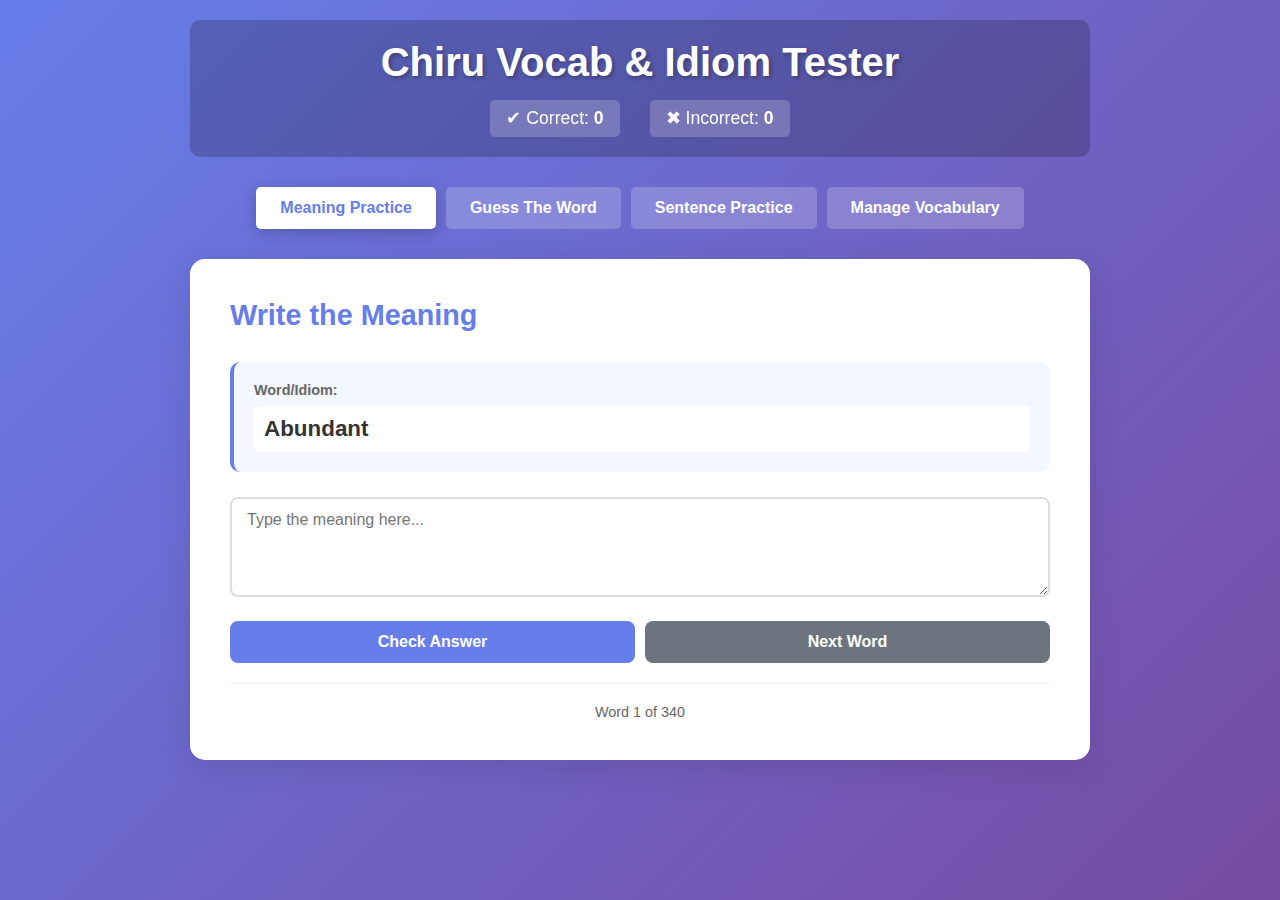
<file: EnglishApp/index.html>
<!DOCTYPE html>
<html lang="en">
<head>
    <meta charset="UTF-8">
    <meta name="viewport" content="width=device-width, initial-scale=1.0">
    <title>Chiru Vocab & Idiom Tester</title>
    <link rel="stylesheet" href="style.css">
</head>
<body>
    <div class="container">
        <header>
            <h1>Chiru Vocab & Idiom Tester</h1>
            <div class="stats">
                <span>✔ Correct: <strong id="correctCount">0</strong></span>
                <span>✖ Incorrect: <strong id="incorrectCount">0</strong></span>
            </div>
        </header>

        <!-- Navigation Tabs -->
        <nav class="tabs">
            <button class="tab-btn active" data-tab="meaning-practice">Meaning Practice</button>
            <button class="tab-btn" data-tab="guess-word">Guess The Word</button>
            <button class="tab-btn" data-tab="sentence-practice">Sentence Practice</button>
            <button class="tab-btn" data-tab="manage-vocab">Manage Vocabulary</button>
        </nav>

        <!-- MODE 1: WORD → USER WRITES MEANING -->
        <section id="meaning-practice" class="tab-content active">
            <div class="card">
                <h2>Write the Meaning</h2>
                <div class="question-display">
                    <p class="label">Word/Idiom:</p>
                    <p class="word-display" id="meaningWord">Loading...</p>
                </div>

                <textarea id="meaningInput" placeholder="Type the meaning here..." rows="4"></textarea>

                <div class="feedback" id="meaningFeedback"></div>

                <div class="button-group">
                    <button class="btn btn-primary" onclick="app.checkMeaning()">Check Answer</button>
                    <button class="btn btn-secondary" onclick="app.nextMeaning()">Next Word</button>
                </div>

                <div class="progress">
                    <p id="meaningProgress">Word 1 of 0</p>
                </div>
            </div>
        </section>

        <!-- MODE 2: MEANING → USER GUESSES WORD -->
        <section id="guess-word" class="tab-content">
            <div class="card">
                <h2>Guess The Word/Idiom</h2>
                <div class="question-display">
                    <p class="label">Meaning:</p>
                    <p class="meaning-display" id="guessMeaning">Loading...</p>
                </div>

                <input type="text" id="guessInput" placeholder="Type the word or idiom here..." />

                <div class="feedback" id="guessFeedback"></div>

                <div class="button-group">
                    <button class="btn btn-primary" onclick="app.checkGuess()">Check Answer</button>
                    <button class="btn btn-secondary" onclick="app.showGuessAnswer()">Show Answer</button>
                    <button class="btn btn-secondary" onclick="app.nextGuess()">Next</button>
                </div>

                <div class="progress">
                    <p id="guessProgress">Word 1 of 0</p>
                </div>
            </div>
        </section>

        <!-- MODE 3: SENTENCE WRITING PRACTICE -->
        <section id="sentence-practice" class="tab-content">
            <div class="card">
                <h2>Write an Example Sentence</h2>
                <div class="question-display">
                    <p class="label">Use this word/idiom:</p>
                    <p class="word-display" id="sentenceWord">Loading...</p>
                </div>

                <textarea id="sentenceInput" placeholder="Write a sentence using the word/idiom above..." rows="5"></textarea>

                <div class="feedback" id="sentenceFeedback"></div>

                <div class="button-group">
                    <button class="btn btn-primary" onclick="app.checkSentence()">Check & Correct</button>
                    <button class="btn btn-secondary" onclick="app.nextSentence()">Next Word</button>
                </div>

                <div class="progress">
                    <p id="sentenceProgress">Word 1 of 0</p>
                </div>
            </div>
        </section>

        <!-- MODE 4: MANAGE VOCABULARY -->
        <section id="manage-vocab" class="tab-content">
            <div class="card">
                <h2>Manage Vocabulary & Idioms</h2>

                <!-- Add/Edit Form -->
                <div class="form-section">
                    <h3>Add New or Edit</h3>
                    <form id="vocabForm" onsubmit="app.saveVocab(event)">
                        <div class="form-group">
                            <label for="formWord">Word/Idiom:</label>
                            <input type="text" id="formWord" required>
                        </div>

                        <div class="form-group">
                            <label for="formType">Type:</label>
                            <select id="formType" required>
                                <option value="vocabulary">Vocabulary</option>
                                <option value="idiom">Idiom</option>
                            </select>
                        </div>

                        <div class="form-group">
                            <label for="formMeaning">Meaning:</label>
                            <textarea id="formMeaning" rows="3" required></textarea>
                        </div>

                        <div class="form-group">
                            <label for="formExample">Example (Optional):</label>
                            <textarea id="formExample" rows="2"></textarea>
                        </div>

                        <div class="form-buttons">
                            <button type="submit" class="btn btn-primary">Save</button>
                            <button type="button" class="btn btn-secondary" onclick="app.clearForm()">Clear</button>
                        </div>
                    </form>
                </div>

                <!-- Filter -->
                <div class="filter-section">
                    <h3>Filter by Type</h3>
                    <div class="button-group">
                        <button class="filter-btn active" onclick="app.filterVocab('all')">All</button>
                        <button class="filter-btn" onclick="app.filterVocab('vocabulary')">Vocabulary</button>
                        <button class="filter-btn" onclick="app.filterVocab('idiom')">Idioms</button>
                    </div>
                </div>

                <!-- Vocabulary List -->
                <div class="vocab-list-section">
                    <h3>Vocabulary List (<span id="vocabCount">0</span>)</h3>
                    <div id="vocabList" class="vocab-list">
                        <p>No items yet. Add one above!</p>
                    </div>
                </div>
            </div>
        </section>
    </div>

    <script src="script.js"></script>
</body>
</html>
</file>
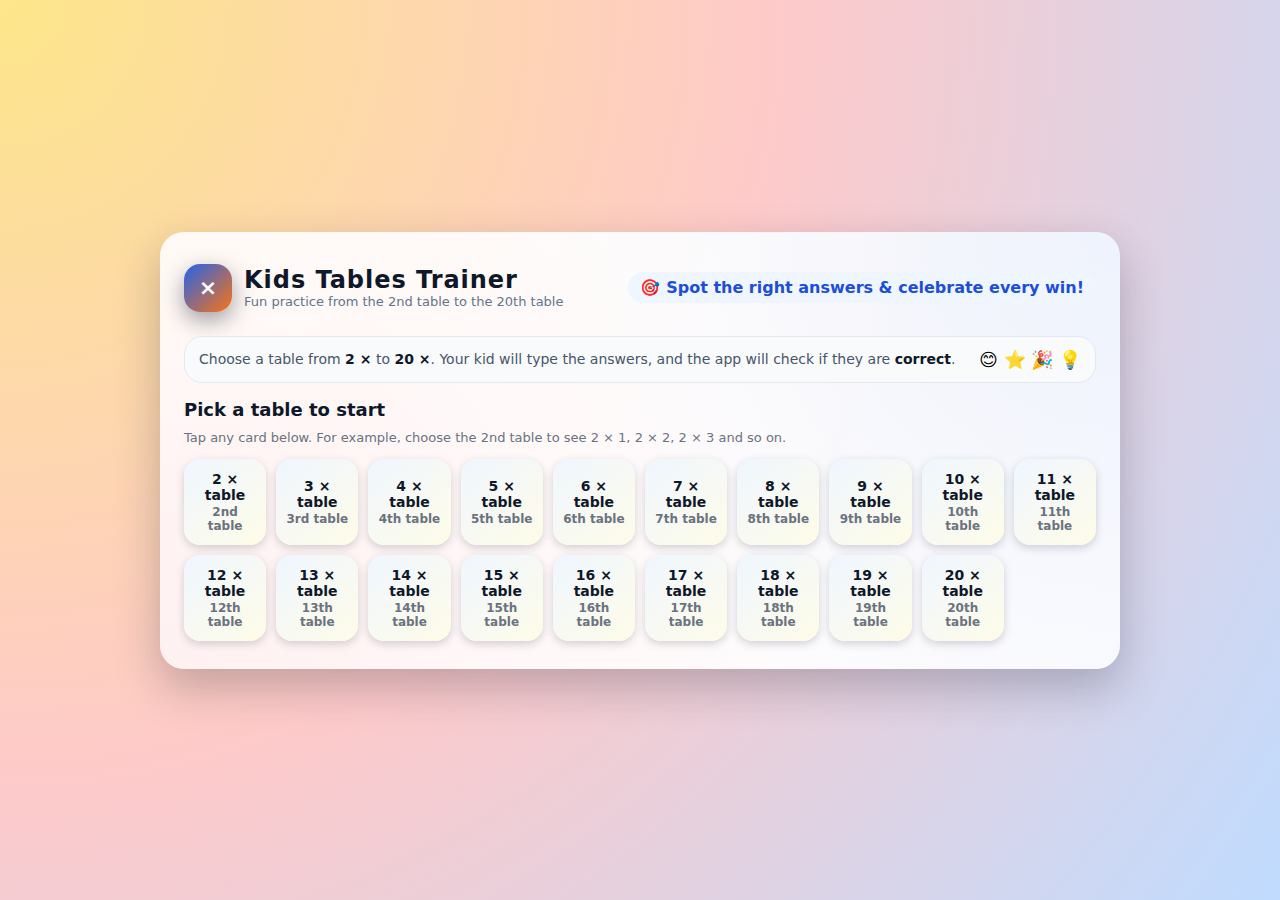
<file: All_Tables.html>
<!DOCTYPE html>
<html lang="en">
  <head>
    <meta charset="UTF-8" />
    <meta name="viewport" content="width=device-width, initial-scale=1.0" />
    <title>Kirthan Tables Test</title>
    <style>
      * {
        box-sizing: border-box;
        margin: 0;
        padding: 0;
        font-family: system-ui, -apple-system, BlinkMacSystemFont, "Segoe UI", sans-serif;
      }

      body {
        min-height: 100vh;
        display: flex;
        align-items: center;
        justify-content: center;
        padding: 24px;
        background: radial-gradient(circle at top left, #fde68a, #fecaca, #bfdbfe);
      }

      .app-container {
        width: 100%;
        max-width: 960px;
        background: #ffffffee;
        border-radius: 24px;
        box-shadow: 0 18px 45px rgba(15, 23, 42, 0.25);
        padding: 32px 24px 28px;
        position: relative;
        overflow: hidden;
      }

      .app-container::before {
        content: "";
        position: absolute;
        inset: 0;
        background: radial-gradient(circle at top right, rgba(59, 130, 246, 0.08), transparent 55%),
          radial-gradient(circle at bottom left, rgba(244, 63, 94, 0.06), transparent 60%);
        pointer-events: none;
      }

      header {
        position: relative;
        display: flex;
        flex-wrap: wrap;
        align-items: center;
        justify-content: space-between;
        gap: 16px;
        margin-bottom: 24px;
      }

      .brand-block {
        display: flex;
        align-items: center;
        gap: 12px;
      }

      .brand-logo {
        width: 48px;
        height: 48px;
        border-radius: 16px;
        background: linear-gradient(135deg, #2563eb, #f97316);
        display: flex;
        align-items: center;
        justify-content: center;
        color: #fff;
        font-weight: 800;
        font-size: 22px;
        box-shadow: 0 8px 22px rgba(15, 23, 42, 0.4);
      }

      .brand-text h1 {
        font-size: 24px;
        font-weight: 800;
        letter-spacing: 0.04em;
        color: #0f172a;
      }

      .brand-text p {
        font-size: 13px;
        color: #64748b;
      }

      .pill {
        padding: 6px 12px;
        border-radius: 999px;
        background: #eff6ff;
        font-size: 12px;
        font-weight: 600;
        color: #1d4ed8;
        display: inline-flex;
        align-items: center;
        gap: 6px;
      }

      .pill span {
        font-size: 16px;
      }

      main {
        position: relative;
        z-index: 1;
      }

      .intro-card {
        margin-bottom: 16px;
        padding: 12px 14px;
        border-radius: 18px;
        background: #f8fafc;
        border: 1px solid #e2e8f0;
        display: flex;
        flex-wrap: wrap;
        gap: 10px;
        align-items: center;
        justify-content: space-between;
      }

      .intro-card p {
        font-size: 14px;
        color: #475569;
      }

      .intro-highlight {
        font-weight: 600;
        color: #0f172a;
      }

      .emoji-strip {
        font-size: 18px;
      }

      .view {
        display: none;
      }

      .view.active {
        display: block;
      }

      /* Table selection view */
      #table-selection {
        margin-top: 8px;
      }

      .section-title {
        font-size: 18px;
        font-weight: 700;
        color: #0f172a;
        margin-bottom: 10px;
      }

      .section-subtitle {
        font-size: 13px;
        color: #6b7280;
        margin-bottom: 14px;
      }

      .tables-grid {
        display: grid;
        grid-template-columns: repeat(auto-fit, minmax(80px, 1fr));
        gap: 10px;
      }

      .table-btn {
        border: none;
        border-radius: 16px;
        padding: 12px 10px;
        background: linear-gradient(140deg, #eff6ff, #fefce8);
        color: #0f172a;
        font-weight: 600;
        font-size: 14px;
        cursor: pointer;
        box-shadow: 0 3px 8px rgba(15, 23, 42, 0.18);
        transition: transform 0.12s ease, box-shadow 0.12s ease, background 0.12s ease;
      }

      .table-btn span {
        display: block;
        font-size: 12px;
        color: #6b7280;
        margin-top: 2px;
      }

      .table-btn:hover {
        transform: translateY(-2px);
        box-shadow: 0 8px 18px rgba(15, 23, 42, 0.25);
        background: linear-gradient(140deg, #dbeafe, #fef9c3);
      }

      .table-btn:active {
        transform: translateY(0px) scale(0.98);
        box-shadow: 0 2px 6px rgba(15, 23, 42, 0.24);
      }

      /* Quiz view */
      #quiz-view {
        margin-top: 8px;
      }

      .quiz-header {
        display: flex;
        flex-wrap: wrap;
        align-items: center;
        justify-content: space-between;
        gap: 10px;
        margin-bottom: 12px;
      }

      .quiz-title {
        font-size: 18px;
        font-weight: 700;
        color: #0f172a;
      }

      .quiz-meta {
        display: flex;
        gap: 8px;
        flex-wrap: wrap;
        font-size: 12px;
      }

      .chip {
        padding: 4px 10px;
        border-radius: 999px;
        background: #eef2ff;
        color: #4338ca;
        font-weight: 600;
      }

      .chip.green {
        background: #ecfdf3;
        color: #16a34a;
      }

      .back-btn {
        border-radius: 999px;
        border: none;
        padding: 8px 14px;
        font-size: 13px;
        background: #0f172a;
        color: #e5e7eb;
        display: inline-flex;
        align-items: center;
        gap: 6px;
        cursor: pointer;
        box-shadow: 0 4px 14px rgba(15, 23, 42, 0.35);
        transition: transform 0.12s ease, box-shadow 0.12s ease, background 0.12s ease;
      }

      .back-btn:hover {
        transform: translateY(-1px);
        box-shadow: 0 8px 18px rgba(15, 23, 42, 0.45);
        background: #020617;
      }

      .back-btn:active {
        transform: translateY(0) scale(0.98);
      }

      .quiz-card {
        margin-top: 4px;
        border-radius: 18px;
        border: 1px solid #e5e7eb;
        background: #f9fafb;
        max-height: 380px;
        overflow: auto;
        padding: 10px 14px 14px;
      }

      .quiz-row {
        display: grid;
        grid-template-columns: 1fr auto 72px;
        align-items: center;
        gap: 10px;
        padding: 6px 0;
      }

      .quiz-row-label {
        font-size: 15px;
        color: #0f172a;
        font-weight: 600;
      }

      .quiz-row input[type="number"] {
        width: 100%;
        padding: 6px 8px;
        border-radius: 10px;
        border: 1px solid #d1d5db;
        font-size: 15px;
        text-align: center;
        outline: none;
        transition: border-color 0.12s ease, box-shadow 0.12s ease, background 0.12s ease;
      }

      .quiz-row input[type="number"]:focus {
        border-color: #2563eb;
        box-shadow: 0 0 0 2px rgba(37, 99, 235, 0.3);
        background: #eff6ff;
      }

      .badge {
        font-size: 13px;
        font-weight: 600;
        padding: 3px 8px;
        border-radius: 999px;
        border: 1px solid #e5e7eb;
        background: #ffffff;
        display: inline-flex;
        align-items: center;
        gap: 4px;
      }

      .badge.correct {
        background: #dcfce7;
        border-color: #22c55e;
        color: #166534;
      }

      .badge.wrong {
        background: #fee2e2;
        border-color: #f97373;
        color: #991b1b;
      }

      .quiz-footer {
        margin-top: 12px;
        display: flex;
        flex-wrap: wrap;
        align-items: center;
        justify-content: space-between;
        gap: 10px;
      }

      .primary-btn {
        border-radius: 999px;
        border: none;
        padding: 9px 18px;
        font-size: 14px;
        font-weight: 700;
        letter-spacing: 0.03em;
        text-transform: uppercase;
        background: linear-gradient(135deg, #22c55e, #16a34a);
        color: #f9fafb;
        cursor: pointer;
        box-shadow: 0 10px 24px rgba(22, 163, 74, 0.6);
        display: inline-flex;
        align-items: center;
        gap: 8px;
        transition: transform 0.12s ease, box-shadow 0.12s ease, filter 0.12s ease;
      }

      .primary-btn:hover {
        transform: translateY(-1px);
        box-shadow: 0 14px 28px rgba(22, 163, 74, 0.7);
        filter: brightness(1.03);
      }

      .primary-btn:active {
        transform: translateY(0) scale(0.98);
        box-shadow: 0 6px 12px rgba(22, 163, 74, 0.75);
      }

      .result-text {
        font-size: 14px;
        font-weight: 600;
        color: #0f172a;
        display: flex;
        align-items: center;
        gap: 6px;
      }

      .result-text span.emoji {
        font-size: 20px;
      }

      .hint-text {
        font-size: 12px;
        color: #6b7280;
      }

      .hint-text strong {
        color: #111827;
      }

      @media (max-width: 640px) {
        .app-container {
          padding: 22px 16px 20px;
        }

        header {
          flex-direction: column;
          align-items: flex-start;
        }

        .quiz-row {
          grid-template-columns: 1fr 70px;
          grid-template-rows: auto auto;
        }

        .quiz-row .badge {
          grid-column: 2 / 3;
          justify-self: flex-end;
        }
      }
    </style>
  </head>
  <body>
    <div class="app-container">
      <header>
        <div class="brand-block">
          <div class="brand-logo">×</div>
          <div class="brand-text">
            <h1>Kids Tables Trainer</h1>
            <p>Fun practice from the 2nd table to the 20th table</p>
          </div>
        </div>
        <div class="pill">
          <span>🎯</span>
          <span>Spot the right answers &amp; celebrate every win!</span>
        </div>
      </header>

      <main>
        <div class="intro-card">
          <p>
            Choose a table from <span class="intro-highlight">2 ×</span> to
            <span class="intro-highlight">20 ×</span>. Your kid will type the answers, and the app will
            check if they are <span class="intro-highlight">correct</span>.
          </p>
          <div class="emoji-strip">😊 ⭐ 🎉 💡</div>
        </div>

        <!-- TABLE SELECTION VIEW -->
        <section id="table-selection" class="view active">
          <h2 class="section-title">Pick a table to start</h2>
          <p class="section-subtitle">Tap any card below. For example, choose the 2nd table to see 2 × 1, 2 × 2, 2 × 3 and so on.</p>
          <div class="tables-grid" id="tablesGrid"></div>
        </section>

        <!-- QUIZ VIEW -->
        <section id="quiz-view" class="view">
          <div class="quiz-header">
            <div>
              <div class="quiz-title" id="quizTitle">2nd Table</div>
              <div class="quiz-meta">
                <span class="chip" id="questionRangeLabel">10 questions</span>
                <span class="chip green">Answer first, then click Check ✅</span>
              </div>
            </div>
            <button class="back-btn" id="backBtn" type="button">
              ← All tables
            </button>
          </div>

          <div class="quiz-card" id="quizCard"></div>

          <div class="quiz-footer">
            <button class="primary-btn" id="checkBtn" type="button">
              <span>Check answers</span>
              <span>🚀</span>
            </button>
            <div>
              <div class="result-text" id="resultText" aria-live="polite"></div>
              <div class="hint-text">
                Tip: Let your kid say the table aloud while typing.
                <strong>Practice makes tables easy!</strong>
              </div>
            </div>
          </div>
        </section>
      </main>
    </div>

    <script>
      const MIN_TABLE = 2;
      const MAX_TABLE = 20;
      const MAX_MULTIPLIER = 10; // Change to 20 if you want 2 × 1 … 2 × 20

      const tablesGrid = document.getElementById("tablesGrid");
      const tableSelectionView = document.getElementById("table-selection");
      const quizView = document.getElementById("quiz-view");
      const quizTitle = document.getElementById("quizTitle");
      const quizCard = document.getElementById("quizCard");
      const questionRangeLabel = document.getElementById("questionRangeLabel");
      const checkBtn = document.getElementById("checkBtn");
      const resultText = document.getElementById("resultText");
      const backBtn = document.getElementById("backBtn");

      let currentTable = MIN_TABLE;

      function getTableLabel(n) {
        const suffix =
          n === 1
            ? "st"
            : n === 2
            ? "nd"
            : n === 3
            ? "rd"
            : "th";
        return `${n}${suffix} table`;
      }

      function showView(viewName) {
        if (viewName === "selection") {
          tableSelectionView.classList.add("active");
          quizView.classList.remove("active");
          resultText.textContent = "";
        } else {
          tableSelectionView.classList.remove("active");
          quizView.classList.add("active");
        }
      }

      function renderTableButtons() {
        for (let t = MIN_TABLE; t <= MAX_TABLE; t++) {
          const btn = document.createElement("button");
          btn.type = "button";
          btn.className = "table-btn";
          btn.innerHTML = `<div>${t} × table</div><span>${getTableLabel(
            t
          )}</span>`;
          btn.addEventListener("click", () => startQuiz(t));
          tablesGrid.appendChild(btn);
        }
      }

      function startQuiz(table) {
        currentTable = table;
        quizTitle.textContent = `${getTableLabel(table)} practice`;
        questionRangeLabel.textContent = `${MAX_MULTIPLIER} questions`;
        quizCard.innerHTML = "";
        resultText.textContent = "";

        for (let i = 1; i <= MAX_MULTIPLIER; i++) {
          const row = document.createElement("div");
          row.className = "quiz-row";

          const label = document.createElement("div");
          label.className = "quiz-row-label";
          label.textContent = `${table} × ${i} =`;

          const input = document.createElement("input");
          input.type = "number";
          input.min = "0";
          input.setAttribute("data-multiplier", i.toString());

          const badge = document.createElement("div");
          badge.className = "badge";
          badge.textContent = "?";

          row.appendChild(label);
          row.appendChild(input);
          row.appendChild(badge);
          quizCard.appendChild(row);
        }

        showView("quiz");
      }

      function checkAnswers() {
        const inputs = quizCard.querySelectorAll("input[type='number']");
        if (!inputs.length) return;

        let correctCount = 0;
        let total = inputs.length;

        inputs.forEach((input) => {
          const multiplier = parseInt(input.getAttribute("data-multiplier"), 10);
          const expected = currentTable * multiplier;
          const entered = parseInt(input.value, 10);

          const badge = input.parentElement.querySelector(".badge");
          badge.classList.remove("correct", "wrong");

          if (!isNaN(entered) && entered === expected) {
            correctCount++;
            badge.textContent = "Correct";
            badge.classList.add("correct");
          } else if (input.value.trim() === "") {
            badge.textContent = "Type answer";
          } else {
            badge.textContent = `Ans: ${expected}`;
            badge.classList.add("wrong");
          }
        });

        const percentage = Math.round((correctCount / total) * 100);
        let emoji = "🙂";
        if (percentage === 100) emoji = "🏆";
        else if (percentage >= 80) emoji = "🎉";
        else if (percentage >= 50) emoji = "😊";
        else emoji = "💪";

        resultText.innerHTML = `<span class="emoji">${emoji}</span> ${correctCount} / ${total} correct (${percentage}%)`;
      }

      checkBtn.addEventListener("click", checkAnswers);
      backBtn.addEventListener("click", () => showView("selection"));

      renderTableButtons();
    </script>
  </body>
</html>
</file>
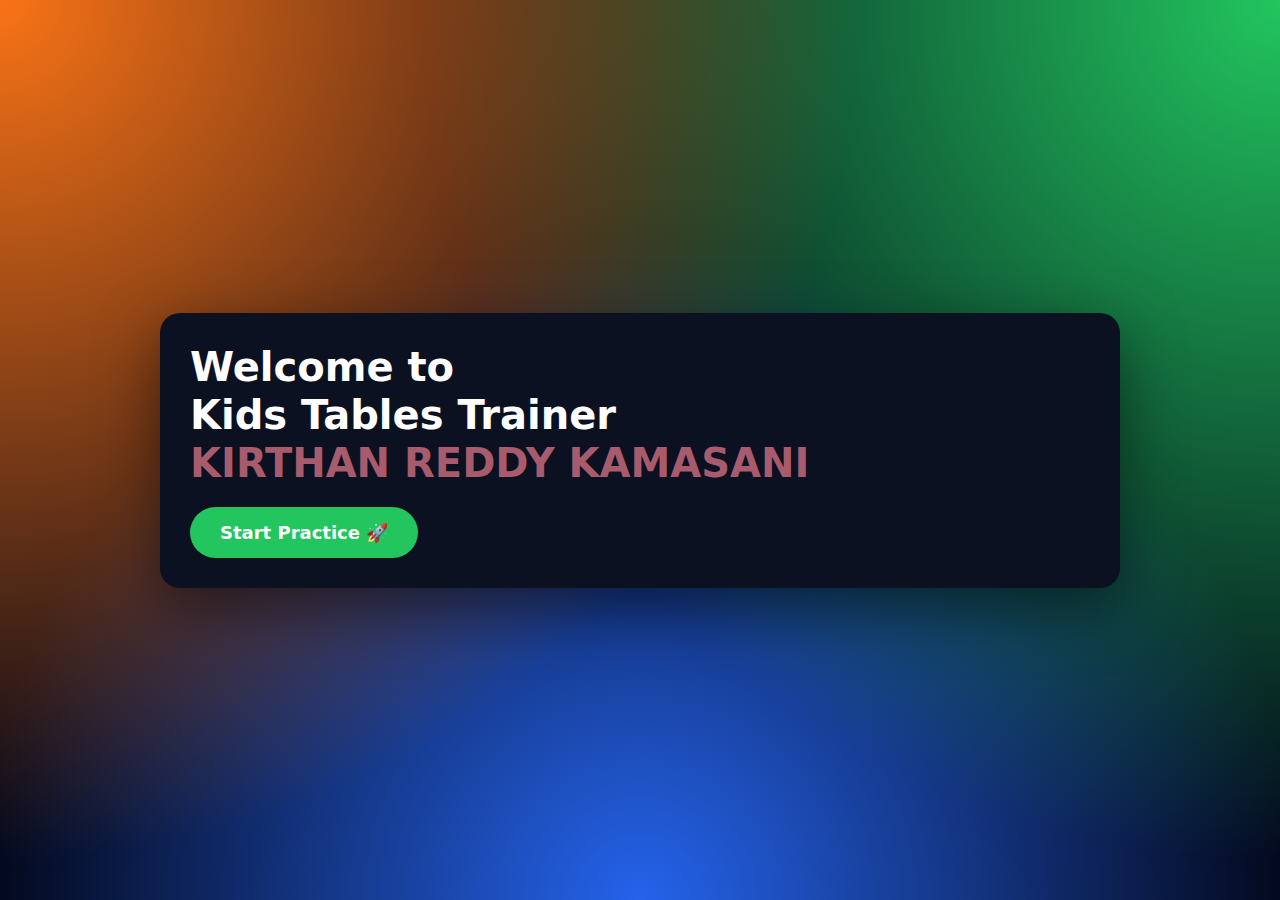
<file: Tables_Quiz.html>
<!DOCTYPE html>
<html lang="en">
  <head>
    <meta charset="UTF-8" />
    <meta name="viewport" content="width=device-width, initial-scale=1.0" />
    <title>Kids Tables Trainer - Kirthan Reddy</title>
    <link rel="stylesheet" href="Tables_Quiz.css">
  </head>
  <body>
    <div class="app">
      <!-- PAGE 1: WELCOME -->
      <section id="p1" class="view active">
        <h1 class="title">
          Welcome to<br />
          Kids Tables Trainer<br />
          <span style="color: #a75b6c">KIRTHAN REDDY KAMASANI</span>
        </h1>
        <button id="start" class="btn">Start Practice 🚀</button>
      </section>

      <!-- PAGE 2: TABLE SELECT -->
      <section id="p2" class="view">
        <h2>Select your table</h2>
        <select id="table" class="select"></select>
        <br /><br />
        <button id="go" class="btn">Go to Writing ✏️</button>
      </section>

      <!-- PAGE 3: QUIZ / WRITING -->
      <section id="p3" class="view">
        <button id="back" class="btn">⬅ Change table</button>
        <h2 id="tableTitle"></h2>
        <div id="quiz"></div>
        <br />
        <button id="check" class="btn">Check answers 🎉</button>
        <h3 id="result"></h3>
      </section>
    </div>

    <script src="Tables_Quiz.js"></script>
  </body>
</html>
</file>
<file: EnglishApp/style.css>
* {
    margin: 0;
    padding: 0;
    box-sizing: border-box;
}

body {
    font-family: 'Segoe UI', Tahoma, Geneva, Verdana, sans-serif;
    background: linear-gradient(135deg, #667eea 0%, #764ba2 100%);
    min-height: 100vh;
    padding: 20px;
    color: #333;
}

.container {
    max-width: 900px;
    margin: 0 auto;
}

/* Header */
header {
    text-align: center;
    color: white;
    margin-bottom: 30px;
    padding: 20px;
    background: rgba(0, 0, 0, 0.2);
    border-radius: 10px;
}

header h1 {
    font-size: 2.5rem;
    margin-bottom: 15px;
    font-weight: 700;
    text-shadow: 2px 2px 4px rgba(0, 0, 0, 0.3);
}

.stats {
    display: flex;
    gap: 30px;
    justify-content: center;
    font-size: 1.1rem;
}

.stats span {
    padding: 8px 16px;
    background: rgba(255, 255, 255, 0.2);
    border-radius: 5px;
    backdrop-filter: blur(10px);
}

/* Tabs Navigation */
.tabs {
    display: flex;
    gap: 10px;
    margin-bottom: 30px;
    flex-wrap: wrap;
    justify-content: center;
}

.tab-btn {
    padding: 12px 24px;
    border: none;
    background: rgba(255, 255, 255, 0.2);
    color: white;
    font-size: 1rem;
    border-radius: 5px;
    cursor: pointer;
    transition: all 0.3s ease;
    font-weight: 600;
}

.tab-btn:hover {
    background: rgba(255, 255, 255, 0.3);
    transform: translateY(-2px);
}

.tab-btn.active {
    background: white;
    color: #667eea;
    box-shadow: 0 4px 15px rgba(0, 0, 0, 0.2);
}

/* Cards */
.card {
    background: white;
    border-radius: 15px;
    padding: 40px;
    box-shadow: 0 8px 32px rgba(0, 0, 0, 0.1);
    animation: slideIn 0.3s ease;
}

@keyframes slideIn {
    from {
        opacity: 0;
        transform: translateY(20px);
    }
    to {
        opacity: 1;
        transform: translateY(0);
    }
}

.card h2 {
    color: #667eea;
    margin-bottom: 30px;
    font-size: 1.8rem;
}

.card h3 {
    color: #667eea;
    margin: 20px 0 15px 0;
    font-size: 1.2rem;
}

/* Tab Content */
.tab-content {
    display: none;
}

.tab-content.active {
    display: block;
}

/* Question Display */
.question-display {
    background: #f5f7ff;
    padding: 20px;
    border-radius: 10px;
    margin-bottom: 25px;
    border-left: 4px solid #667eea;
}

.question-display .label {
    color: #666;
    font-size: 0.9rem;
    margin-bottom: 8px;
    font-weight: 600;
}

.word-display,
.meaning-display {
    font-size: 1.4rem;
    color: #333;
    font-weight: 600;
    padding: 10px;
    background: white;
    border-radius: 5px;
    word-break: break-word;
}

/* Input Fields */
textarea,
input[type="text"],
select {
    width: 100%;
    padding: 12px 15px;
    border: 2px solid #ddd;
    border-radius: 8px;
    font-size: 1rem;
    font-family: 'Segoe UI', sans-serif;
    margin-bottom: 20px;
    transition: border-color 0.3s ease;
}

textarea:focus,
input[type="text"]:focus,
select:focus {
    outline: none;
    border-color: #667eea;
    box-shadow: 0 0 0 3px rgba(102, 126, 234, 0.1);
}

textarea {
    resize: vertical;
    min-height: 100px;
}

/* Feedback */
.feedback {
    padding: 15px;
    border-radius: 8px;
    margin-bottom: 20px;
    display: none;
    font-weight: 500;
    line-height: 1.6;
}

.feedback.show {
    display: block;
}

.feedback.correct {
    background: #d4edda;
    color: #155724;
    border-left: 4px solid #28a745;
}

.feedback.incorrect {
    background: #f8d7da;
    color: #721c24;
    border-left: 4px solid #dc3545;
}

.feedback strong {
    display: block;
    margin-top: 8px;
}

/* Buttons */
.button-group {
    display: flex;
    gap: 10px;
    margin-bottom: 20px;
    flex-wrap: wrap;
}

.btn {
    padding: 12px 24px;
    border: none;
    border-radius: 8px;
    font-size: 1rem;
    cursor: pointer;
    transition: all 0.3s ease;
    font-weight: 600;
    flex: 1;
    min-width: 140px;
}

.btn-primary {
    background: #667eea;
    color: white;
}

.btn-primary:hover {
    background: #5568d3;
    transform: translateY(-2px);
    box-shadow: 0 4px 12px rgba(102, 126, 234, 0.3);
}

.btn-secondary {
    background: #6c757d;
    color: white;
}

.btn-secondary:hover {
    background: #5a6268;
    transform: translateY(-2px);
}

.btn-delete {
    background: #dc3545;
    color: white;
    padding: 6px 12px;
    font-size: 0.9rem;
    min-width: auto;
    flex: none;
}

.btn-delete:hover {
    background: #c82333;
}

.btn-edit {
    background: #28a745;
    color: white;
    padding: 6px 12px;
    font-size: 0.9rem;
    min-width: auto;
    flex: none;
}

.btn-edit:hover {
    background: #218838;
}

/* Progress */
.progress {
    text-align: center;
    color: #666;
    font-size: 0.9rem;
    margin-top: 20px;
    padding-top: 20px;
    border-top: 1px solid #eee;
}

/* Form Section */
.form-section {
    background: #f9f9f9;
    padding: 25px;
    border-radius: 10px;
    margin-bottom: 30px;
    border: 2px solid #e9ecef;
}

.form-group {
    margin-bottom: 20px;
}

.form-group label {
    display: block;
    margin-bottom: 8px;
    color: #333;
    font-weight: 600;
    font-size: 0.95rem;
}

.form-buttons {
    display: flex;
    gap: 10px;
    flex-wrap: wrap;
}

.form-buttons .btn {
    flex: 1;
    min-width: 120px;
}

/* Filter Section */
.filter-section {
    margin-bottom: 25px;
}

.filter-btn {
    padding: 10px 20px;
    border: 2px solid #ddd;
    background: white;
    color: #333;
    border-radius: 5px;
    cursor: pointer;
    transition: all 0.3s ease;
    font-weight: 600;
    font-size: 0.95rem;
}

.filter-btn:hover {
    border-color: #667eea;
    color: #667eea;
}

.filter-btn.active {
    background: #667eea;
    color: white;
    border-color: #667eea;
}

/* Vocabulary List */
.vocab-list-section {
    margin-top: 25px;
}

.vocab-list {
    display: grid;
    gap: 15px;
    max-height: 600px;
    overflow-y: auto;
    padding-right: 10px;
}

.vocab-item {
    background: #f9f9f9;
    border: 1px solid #e9ecef;
    border-radius: 10px;
    padding: 15px;
    display: grid;
    grid-template-columns: 1fr;
    gap: 10px;
    transition: all 0.3s ease;
}

.vocab-item:hover {
    box-shadow: 0 4px 12px rgba(0, 0, 0, 0.08);
    border-color: #667eea;
}

.vocab-item-header {
    display: flex;
    justify-content: space-between;
    align-items: flex-start;
    gap: 10px;
}

.vocab-item-title {
    flex: 1;
}

.vocab-item-title h4 {
    color: #667eea;
    margin-bottom: 5px;
    font-size: 1.1rem;
}

.vocab-item-type {
    display: inline-block;
    padding: 4px 10px;
    border-radius: 5px;
    font-size: 0.8rem;
    font-weight: 600;
    margin-bottom: 8px;
}

.vocab-item-type.vocabulary {
    background: #cfe2ff;
    color: #084298;
}

.vocab-item-type.idiom {
    background: #f8daff;
    color: #5a0d7a;
}

.vocab-item-content {
    padding: 10px;
    background: white;
    border-radius: 5px;
    font-size: 0.95rem;
}

.vocab-item-content p {
    margin-bottom: 8px;
}

.vocab-item-content strong {
    color: #667eea;
}

.vocab-item-buttons {
    display: flex;
    gap: 8px;
    justify-content: flex-end;
}

.vocab-item-buttons .btn {
    flex: none;
    min-width: auto;
}

/* Scrollbar Styling */
.vocab-list::-webkit-scrollbar {
    width: 8px;
}

.vocab-list::-webkit-scrollbar-track {
    background: #f1f1f1;
    border-radius: 5px;
}

.vocab-list::-webkit-scrollbar-thumb {
    background: #667eea;
    border-radius: 5px;
}

.vocab-list::-webkit-scrollbar-thumb:hover {
    background: #5568d3;
}

/* Responsive */
@media (max-width: 768px) {
    header h1 {
        font-size: 1.8rem;
    }

    .card {
        padding: 20px;
    }

    .stats {
        flex-direction: column;
        gap: 10px;
    }

    .tabs {
        flex-direction: column;
    }

    .tab-btn {
        width: 100%;
    }

    .button-group {
        flex-direction: column;
    }

    .btn {
        width: 100%;
    }

    .vocab-item-header {
        flex-direction: column;
    }

    .vocab-item-buttons {
        flex-wrap: wrap;
    }

    textarea,
    input[type="text"],
    select {
        padding: 10px;
        font-size: 16px; /* Prevents zoom on iOS */
    }
}
</file>
<file: Tables_Quiz.css>
* {
  box-sizing: border-box;
  margin: 0;
  padding: 0;
  font-family: system-ui, -apple-system, BlinkMacSystemFont, "Segoe UI", sans-serif;
}

body {
  min-height: 100vh;
  display: flex;
  align-items: center;
  justify-content: center;
  padding: 24px;
  background: radial-gradient(circle at top left, #f97316, transparent 55%), radial-gradient(circle at top right, #22c55e, transparent 55%), radial-gradient(circle at bottom, #2563eb, transparent 60%), #020617;
  background-attachment: fixed;
  color: #ffffff;
}

.app {
  width: 100%;
  max-width: 960px;
  background: #0b1120;
  border-radius: 20px;
  box-shadow: 0 20px 60px rgba(0, 0, 0, 0.5);
  padding: 30px;
}

.view {
  display: none;
}

.view.active {
  display: block;
}

.title {
  font-size: 40px;
  font-weight: 900;
  line-height: 1.2;
}

button {
  cursor: pointer;
}

.btn {
  background: #22c55e;
  border: none;
  padding: 15px 30px;
  font-size: 18px;
  border-radius: 50px;
  color: white;
  font-weight: 800;
  margin-top: 20px;
}

.select {
  width: 200px;
  padding: 10px;
  font-size: 18px;
  border-radius: 10px;
}

.quiz-row {
  display: flex;
  align-items: center;
  gap: 12px;
  margin: 8px 0;
  font-size: 22px;
}

input[type="number"] {
  padding: 8px;
  width: 120px;
  font-size: 22px;
  border-radius: 10px;
  text-align: center;
  border: 1px solid #e5e7eb;
}

.badge {
  padding: 5px 12px;
  border-radius: 10px;
  font-size: 14px;
  min-width: 70px;
  text-align: center;
}

.correct {
  background: #22c55e;
  color: #022c22;
}

.wrong {
  background: #f43f5e;
  color: #fff1f2;
}
</file>
